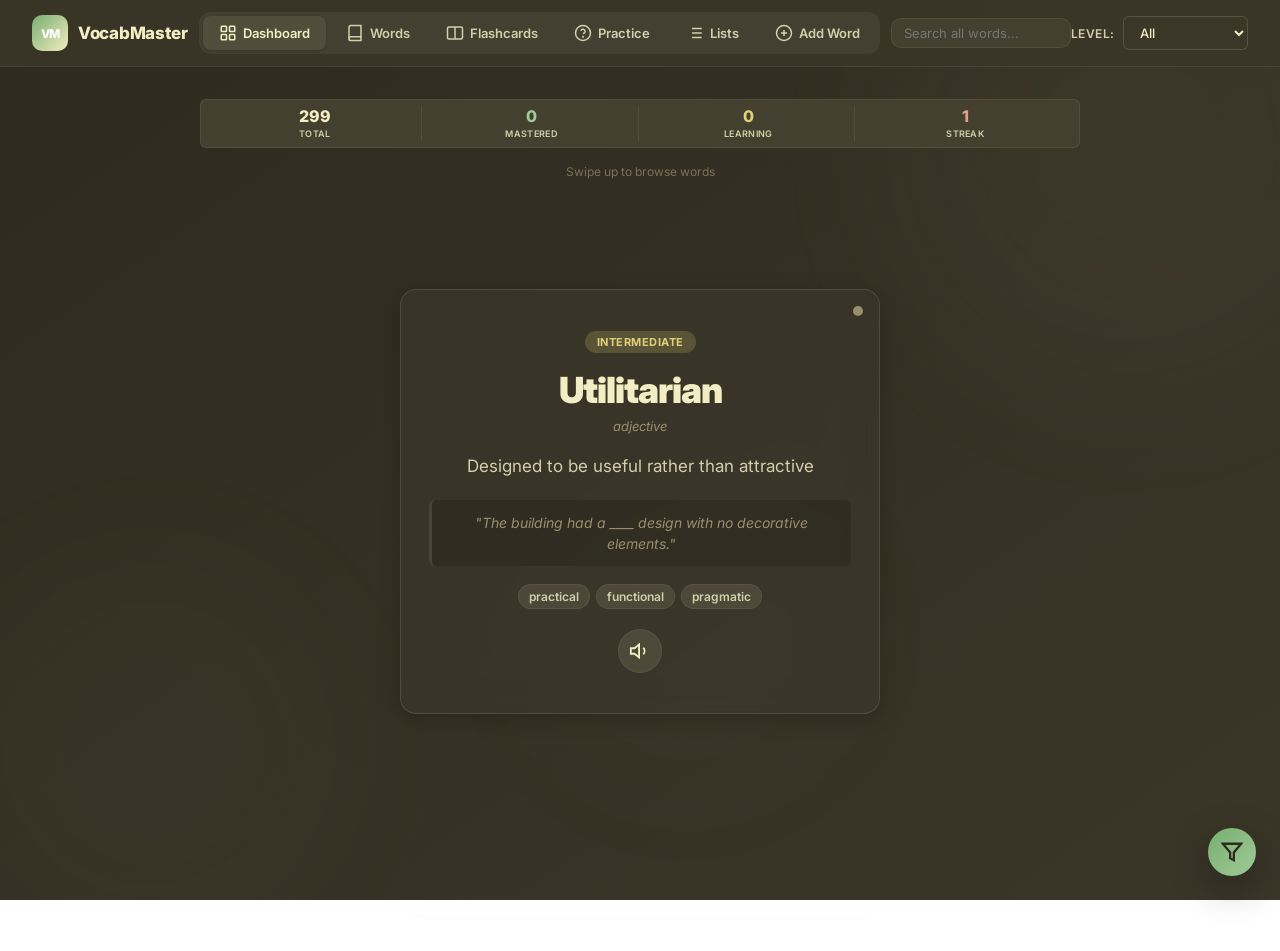
<file: index.html>
<!DOCTYPE html>
<html lang="en">
<head>
    <meta charset="UTF-8">
    <meta name="viewport" content="width=device-width, initial-scale=1.0, maximum-scale=1.0, user-scalable=no, viewport-fit=cover">
    <title>VocabMaster - Learn & Practice Words</title>

    <!-- PWA -->
    <link rel="manifest" href="manifest.json">
    <meta name="theme-color" content="#2e2a1e">
    <meta name="mobile-web-app-capable" content="yes">

    <!-- iOS -->
    <meta name="apple-mobile-web-app-capable" content="yes">
    <meta name="apple-mobile-web-app-status-bar-style" content="default">
    <meta name="apple-mobile-web-app-title" content="Vocab">
    <link rel="apple-touch-icon" href="icon.svg">

    <!-- Favicon -->
    <link rel="icon" type="image/svg+xml" href="icon.svg">

    <link rel="preconnect" href="https://fonts.googleapis.com" crossorigin>
    <link href="https://fonts.googleapis.com/css2?family=Inter:wght@400;500;600;700;800;900&display=swap" rel="stylesheet" media="print" onload="this.media='all'">
    <link rel="stylesheet" href="style.css">
    <style>
        /* Card speak button on flashcard */
        .card-speak-btn {
            position: absolute;
            top: 12px;
            left: 12px;
            background: transparent;
            border: none;
            cursor: pointer;
            color: var(--text-light);
            padding: 6px;
            border-radius: 50%;
            display: flex;
            align-items: center;
            justify-content: center;
            transition: color 0.2s, background 0.2s;
            z-index: 2;
        }
        .card-speak-btn:hover {
            color: var(--accent);
            background: rgba(255,255,255,0.06);
        }

        /* Global search */
        .global-search-wrap {
            position: relative;
        }
        .global-search-input {
            padding: 6px 12px;
            border-radius: var(--radius-sm, 8px);
            border: 1px solid var(--card-border, #3a3630);
            background: var(--card-bg, #2a2620);
            color: var(--text, #e8e0d0);
            font-size: 13px;
            font-family: inherit;
            width: 180px;
            outline: none;
            transition: border-color 0.2s;
        }
        .global-search-input:focus {
            border-color: var(--accent, #F2EDC2);
        }
        .global-search-results {
            position: absolute;
            top: 100%;
            left: 0;
            right: 0;
            min-width: 280px;
            background: var(--card-bg, #2a2620);
            backdrop-filter: blur(16px);
            -webkit-backdrop-filter: blur(16px);
            border: 1px solid var(--glass-border, rgba(255,255,255,0.08));
            border-radius: var(--radius-sm, 8px);
            max-height: 300px;
            overflow-y: auto;
            z-index: 60;
            box-shadow: var(--shadow-lg, 0 8px 30px rgba(0,0,0,0.3));
            display: none;
            margin-top: 4px;
        }
        .global-search-results.open {
            display: block;
        }
        .global-search-result {
            padding: 10px 14px;
            cursor: pointer;
            border-bottom: 1px solid var(--card-border, #3a3630);
            transition: background 0.15s;
        }
        .global-search-result:last-child {
            border-bottom: none;
        }
        .global-search-result:hover {
            background: var(--nav-hover-bg, rgba(255,255,255,0.05));
        }
        .global-search-result-word {
            font-weight: 700;
            font-size: 14px;
            color: var(--text, #e8e0d0);
        }
        .global-search-result-def {
            font-size: 12px;
            color: var(--text-secondary, #b0a880);
            margin-top: 2px;
            overflow: hidden;
            text-overflow: ellipsis;
            white-space: nowrap;
        }
        .global-search-result-badge {
            display: inline-block;
            padding: 1px 7px;
            border-radius: 99px;
            font-size: 10px;
            font-weight: 700;
            text-transform: uppercase;
            margin-left: 8px;
        }

        /* Custom lists */
        .list-card {
            background: var(--card-bg, #2a2620);
            border: 1px solid var(--card-border, #3a3630);
            border-radius: var(--radius-sm, 8px);
            padding: 16px 20px;
            margin-bottom: 10px;
            cursor: pointer;
            transition: background 0.15s, border-color 0.15s;
            display: flex;
            align-items: center;
            justify-content: space-between;
        }
        .list-card:hover {
            background: var(--nav-hover-bg, rgba(255,255,255,0.05));
            border-color: var(--accent, #F2EDC2);
        }
        .list-card-name {
            font-weight: 700;
            font-size: 16px;
            color: var(--text, #e8e0d0);
        }
        .list-card-count {
            font-size: 13px;
            color: var(--text-secondary, #b0a880);
            margin-top: 2px;
        }
        .list-card-actions {
            display: flex;
            gap: 8px;
        }
        .list-card-actions button {
            background: none;
            border: 1px solid var(--card-border, #3a3630);
            color: var(--text-light);
            cursor: pointer;
            padding: 4px 10px;
            border-radius: var(--radius-xs, 6px);
            font-size: 12px;
            font-family: inherit;
            transition: color 0.2s, border-color 0.2s;
        }
        .list-card-actions button:hover {
            color: var(--accent);
            border-color: var(--accent);
        }
        .list-card-actions button.delete-list-btn:hover {
            color: var(--error, #e06060);
            border-color: var(--error, #e06060);
        }
        .list-detail-word {
            display: flex;
            align-items: center;
            justify-content: space-between;
            padding: 10px 14px;
            border-bottom: 1px solid var(--card-border, #3a3630);
        }
        .list-detail-word:last-child { border-bottom: none; }
        .add-to-list-dropdown {
            margin-top: 12px;
            display: flex;
            gap: 8px;
            align-items: center;
        }
        .add-to-list-dropdown select {
            flex: 1;
            padding: 6px 10px;
            border-radius: var(--radius-xs, 6px);
            border: 1px solid var(--card-border, #3a3630);
            background: var(--card-bg, #2a2620);
            color: var(--text, #e8e0d0);
            font-size: 13px;
            font-family: inherit;
        }

        @media (max-width: 600px) {
            .global-search-input { width: 120px; }
            .global-search-results { min-width: 220px; }
        }
    </style>
</head>
<body>
    <div class="bg-blobs">
        <div class="blob blob-1"></div>
        <div class="blob blob-2"></div>
        <div class="blob blob-3"></div>
    </div>

    <div id="app">
        <!-- Top Navigation -->
        <header id="topbar">
            <div class="topbar-left">
                <div class="logo">
                    <div class="logo-icon">VM</div>
                    <span class="logo-text">VocabMaster</span>
                </div>
            </div>
            <nav class="topbar-nav">
                <button class="nav-tab active" data-page="dashboard">
                    <svg width="18" height="18" viewBox="0 0 24 24" fill="none" stroke="currentColor" stroke-width="2"><rect x="3" y="3" width="7" height="7" rx="1"/><rect x="14" y="3" width="7" height="7" rx="1"/><rect x="3" y="14" width="7" height="7" rx="1"/><rect x="14" y="14" width="7" height="7" rx="1"/></svg>
                    Dashboard
                </button>
                <button class="nav-tab" data-page="wordlist">
                    <svg width="18" height="18" viewBox="0 0 24 24" fill="none" stroke="currentColor" stroke-width="2"><path d="M4 19.5A2.5 2.5 0 0 1 6.5 17H20"/><path d="M6.5 2H20v20H6.5A2.5 2.5 0 0 1 4 19.5v-15A2.5 2.5 0 0 1 6.5 2z"/></svg>
                    Words
                </button>
                <button class="nav-tab" data-page="flashcards">
                    <svg width="18" height="18" viewBox="0 0 24 24" fill="none" stroke="currentColor" stroke-width="2"><rect x="2" y="4" width="20" height="16" rx="2"/><path d="M12 4v16"/></svg>
                    Flashcards
                </button>
                <button class="nav-tab" data-page="exercises">
                    <svg width="18" height="18" viewBox="0 0 24 24" fill="none" stroke="currentColor" stroke-width="2"><circle cx="12" cy="12" r="10"/><path d="M9.09 9a3 3 0 0 1 5.83 1c0 2-3 3-3 3"/><circle cx="12" cy="17" r=".5"/></svg>
                    Practice
                </button>
                <button class="nav-tab" data-page="lists">
                    <svg width="18" height="18" viewBox="0 0 24 24" fill="none" stroke="currentColor" stroke-width="2"><path d="M8 6h13"/><path d="M8 12h13"/><path d="M8 18h13"/><path d="M3 6h.01"/><path d="M3 12h.01"/><path d="M3 18h.01"/></svg>
                    Lists
                </button>
                <button class="nav-tab" data-page="addword">
                    <svg width="18" height="18" viewBox="0 0 24 24" fill="none" stroke="currentColor" stroke-width="2"><circle cx="12" cy="12" r="10"/><path d="M12 8v8"/><path d="M8 12h8"/></svg>
                    Add Word
                </button>
            </nav>
            <div class="topbar-right">
                <div class="global-search-wrap">
                    <input type="text" id="globalSearch" placeholder="Search all words..." class="global-search-input" oninput="handleGlobalSearch()" onfocus="handleGlobalSearch()">
                    <div id="globalSearchResults" class="global-search-results"></div>
                </div>
                <div class="level-filter-inline">
                    <label>Level:</label>
                    <select id="globalLevelFilter">
                        <option value="all">All</option>
                        <option value="beginner">Beginner</option>
                        <option value="intermediate">Intermediate</option>
                        <option value="advanced">Advanced</option>
                        <option value="expert">Expert</option>
                    </select>
                </div>
            </div>
        </header>

        <!-- Main Content -->
        <main id="content">
            <!-- Dashboard Page -->
            <section id="page-dashboard" class="page active">
                <style>
                    /* Dashboard compact stats bar */
                    .dash-stats-bar {
                        display: flex;
                        gap: 4px;
                        padding: 6px 8px;
                        background: var(--card-bg);
                        border-radius: var(--radius-xs);
                        border: 1px solid var(--card-border);
                        margin-bottom: 8px;
                        flex-shrink: 0;
                    }
                    .dash-stat-item {
                        flex: 1;
                        text-align: center;
                        padding: 2px 0;
                    }
                    .dash-stat-item:not(:last-child) {
                        border-right: 1px solid var(--card-border);
                    }
                    .dash-stat-num {
                        font-size: 16px;
                        font-weight: 800;
                        line-height: 1.1;
                        letter-spacing: -0.3px;
                    }
                    .dash-stat-label {
                        font-size: 9px;
                        color: var(--text-secondary);
                        font-weight: 600;
                        text-transform: uppercase;
                        letter-spacing: 0.3px;
                        margin-top: 2px;
                    }
                    .dash-stat-item:nth-child(1) .dash-stat-num { color: var(--stat-1); }
                    .dash-stat-item:nth-child(2) .dash-stat-num { color: var(--stat-2); }
                    .dash-stat-item:nth-child(3) .dash-stat-num { color: var(--stat-3); }
                    .dash-stat-item:nth-child(4) .dash-stat-num { color: var(--stat-4); }

                    /* Filter button */
                    .dash-filter-btn {
                        position: fixed;
                        bottom: 24px;
                        right: 24px;
                        z-index: 50;
                        width: 48px;
                        height: 48px;
                        border-radius: 50%;
                        background: linear-gradient(135deg, #79AE6F, #9FCB98);
                        border: none;
                        color: #2e2a1e;
                        cursor: pointer;
                        display: flex;
                        align-items: center;
                        justify-content: center;
                        box-shadow: var(--shadow-lg);
                        transition: transform 0.2s, box-shadow 0.2s;
                    }
                    .dash-filter-btn:hover {
                        transform: scale(1.1);
                        box-shadow: 0 8px 30px rgba(0,0,0,0.4);
                    }
                    .dash-filter-dropdown {
                        position: fixed;
                        bottom: 80px;
                        right: 24px;
                        z-index: 51;
                        background: var(--card-bg);
                        border: 1px solid var(--glass-border);
                        border-radius: var(--radius-sm);
                        padding: 8px 0;
                        box-shadow: var(--shadow-lg);
                        display: none;
                        min-width: 160px;
                    }
                    .dash-filter-dropdown.open {
                        display: block;
                    }
                    .dash-filter-option {
                        display: block;
                        width: 100%;
                        padding: 10px 18px;
                        background: none;
                        border: none;
                        color: var(--text);
                        font-size: 14px;
                        font-weight: 500;
                        text-align: left;
                        cursor: pointer;
                        font-family: inherit;
                        transition: background 0.15s;
                    }
                    .dash-filter-option:hover {
                        background: var(--nav-hover-bg);
                    }
                    .dash-filter-option.active {
                        color: var(--beginner);
                        font-weight: 700;
                    }

                    /* Word card scroll container */
                    .dash-card-scroll {
                        flex: 1;
                        overflow-y: auto;
                        scroll-snap-type: y mandatory;
                        -webkit-overflow-scrolling: touch;
                        scroll-behavior: smooth;
                    }
                    .dash-card-scroll::-webkit-scrollbar {
                        width: 4px;
                    }
                    .dash-card-scroll::-webkit-scrollbar-thumb {
                        background: var(--glass-border);
                        border-radius: 4px;
                    }

                    /* Individual word card */
                    .dash-word-card {
                        scroll-snap-align: start;
                        min-height: 70vh;
                        display: flex;
                        flex-direction: column;
                        align-items: center;
                        justify-content: center;
                        padding: 20px 16px;
                        text-align: center;
                    }
                    .dash-word-card-inner {
                        background: var(--glass);
                        backdrop-filter: blur(16px);
                        -webkit-backdrop-filter: blur(16px);
                        border: 1px solid var(--glass-border);
                        border-radius: var(--radius);
                        padding: 40px 28px;
                        max-width: 480px;
                        width: 100%;
                        box-shadow: var(--shadow-md);
                        position: relative;
                    }
                    .dash-card-level-badge {
                        display: inline-block;
                        padding: 4px 12px;
                        border-radius: 99px;
                        font-size: 11px;
                        font-weight: 700;
                        text-transform: uppercase;
                        letter-spacing: 0.5px;
                        margin-bottom: 16px;
                    }
                    .dash-card-level-badge.beginner { background: rgba(159,203,152,0.2); color: #9FCB98; }
                    .dash-card-level-badge.intermediate { background: rgba(224,208,122,0.2); color: #e0d07a; }
                    .dash-card-level-badge.advanced { background: rgba(224,136,106,0.2); color: #e0886a; }
                    .dash-card-level-badge.expert { background: rgba(192,154,224,0.2); color: #c09ae0; }

                    .dash-card-word {
                        font-size: 36px;
                        font-weight: 900;
                        color: var(--text);
                        letter-spacing: -1px;
                        margin-bottom: 6px;
                        line-height: 1.2;
                        word-break: break-word;
                    }
                    .dash-card-pos {
                        font-size: 13px;
                        color: var(--text-light);
                        font-style: italic;
                        margin-bottom: 20px;
                    }
                    .dash-card-definition {
                        font-size: 17px;
                        color: var(--text-secondary);
                        line-height: 1.5;
                        margin-bottom: 20px;
                    }
                    .dash-card-example {
                        font-size: 14px;
                        color: var(--text-light);
                        font-style: italic;
                        line-height: 1.5;
                        margin-bottom: 18px;
                        padding: 12px 16px;
                        background: rgba(0,0,0,0.15);
                        border-radius: var(--radius-xs);
                        border-left: 3px solid var(--glass-border);
                    }
                    .dash-card-synonyms {
                        display: flex;
                        flex-wrap: wrap;
                        gap: 6px;
                        justify-content: center;
                        margin-bottom: 20px;
                    }
                    .dash-card-synonym-tag {
                        padding: 4px 10px;
                        border-radius: 99px;
                        font-size: 12px;
                        font-weight: 600;
                        background: var(--accent-bg);
                        color: var(--text-secondary);
                        border: 1px solid var(--card-border);
                    }
                    .dash-card-speak-btn {
                        width: 44px;
                        height: 44px;
                        border-radius: 50%;
                        background: var(--accent-bg);
                        border: 1px solid var(--card-border);
                        color: var(--accent);
                        cursor: pointer;
                        display: flex;
                        align-items: center;
                        justify-content: center;
                        margin: 0 auto;
                        transition: background 0.2s, transform 0.15s;
                    }
                    .dash-card-speak-btn:hover {
                        background: rgba(242,237,194,0.18);
                        transform: scale(1.1);
                    }
                    .dash-card-status {
                        position: absolute;
                        top: 16px;
                        right: 16px;
                        width: 10px;
                        height: 10px;
                        border-radius: 50%;
                    }
                    .dash-card-status.new { background: var(--text-light); }
                    .dash-card-status.learning { background: var(--intermediate); }
                    .dash-card-status.mastered { background: var(--beginner); }

                    .dash-empty-msg {
                        min-height: calc(100vh - 200px);
                        display: flex;
                        align-items: center;
                        justify-content: center;
                        color: var(--text-light);
                        font-size: 16px;
                        scroll-snap-align: start;
                    }

                    .dash-scroll-hint {
                        text-align: center;
                        padding: 8px;
                        color: var(--text-light);
                        font-size: 12px;
                        flex-shrink: 0;
                        opacity: 0.7;
                    }

                    /* Make dashboard page a flex column to fill available space */
                    #page-dashboard.page.active {
                        display: flex;
                        flex-direction: column;
                        height: calc(100vh - 80px);
                        overflow: hidden;
                        padding-bottom: 0;
                    }

                    @media (max-width: 600px) {
                        .dash-stats-bar { gap: 2px; padding: 5px 6px; }
                        .dash-stat-num { font-size: 14px; }
                        .dash-stat-label { font-size: 8px; }
                        .dash-word-card { padding: 16px 10px; min-height: 65vh; }
                        .dash-word-card-inner { padding: 28px 18px; }
                        .dash-card-word { font-size: 28px; }
                        .dash-card-definition { font-size: 15px; }
                        .dash-filter-btn { bottom: 16px; right: 16px; }
                        .dash-filter-dropdown { bottom: 72px; right: 16px; }
                    }
                </style>

                <!-- Compact stats bar -->
                <div class="dash-stats-bar">
                    <div class="dash-stat-item">
                        <div class="dash-stat-num" id="totalWords">0</div>
                        <div class="dash-stat-label">Total</div>
                    </div>
                    <div class="dash-stat-item">
                        <div class="dash-stat-num" id="masteredWords">0</div>
                        <div class="dash-stat-label">Mastered</div>
                    </div>
                    <div class="dash-stat-item">
                        <div class="dash-stat-num" id="learningWords">0</div>
                        <div class="dash-stat-label">Learning</div>
                    </div>
                    <div class="dash-stat-item">
                        <div class="dash-stat-num" id="streakCount">0</div>
                        <div class="dash-stat-label">Streak</div>
                    </div>
                </div>

                <!-- Scroll hint -->
                <div class="dash-scroll-hint">Swipe up to browse words</div>

                <!-- Scrollable word card container -->
                <div class="dash-card-scroll" id="dashCardScroll">
                    <!-- Cards rendered by JS -->
                </div>

                <!-- Filter FAB -->
                <button class="dash-filter-btn" id="dashFilterBtn" onclick="toggleDashFilter()">
                    <svg width="22" height="22" viewBox="0 0 24 24" fill="none" stroke="currentColor" stroke-width="2.5"><polygon points="22 3 2 3 10 12.46 10 19 14 21 14 12.46 22 3"/></svg>
                </button>
                <div class="dash-filter-dropdown" id="dashFilterDropdown">
                    <button class="dash-filter-option active" data-level="all" onclick="setDashFilter('all')">All Levels</button>
                    <button class="dash-filter-option" data-level="beginner" onclick="setDashFilter('beginner')">Beginner</button>
                    <button class="dash-filter-option" data-level="intermediate" onclick="setDashFilter('intermediate')">Intermediate</button>
                    <button class="dash-filter-option" data-level="advanced" onclick="setDashFilter('advanced')">Advanced</button>
                    <button class="dash-filter-option" data-level="expert" onclick="setDashFilter('expert')">Expert</button>
                </div>

                <script>
                    let dashLevelFilter = 'all';

                    function toggleDashFilter() {
                        document.getElementById('dashFilterDropdown').classList.toggle('open');
                    }

                    function setDashFilter(level) {
                        dashLevelFilter = level;
                        document.querySelectorAll('.dash-filter-option').forEach(btn => {
                            btn.classList.toggle('active', btn.dataset.level === level);
                        });
                        document.getElementById('dashFilterDropdown').classList.remove('open');
                        renderDashCards();
                    }

                    // Close filter dropdown when clicking outside
                    document.addEventListener('click', function(e) {
                        if (!e.target.closest('#dashFilterBtn') && !e.target.closest('#dashFilterDropdown')) {
                            document.getElementById('dashFilterDropdown').classList.remove('open');
                        }
                    });

                    function speakWord(word) {
                        if ('speechSynthesis' in window) {
                            window.speechSynthesis.cancel();
                            const utterance = new SpeechSynthesisUtterance(word);
                            utterance.rate = 0.85;
                            utterance.pitch = 1;
                            window.speechSynthesis.speak(utterance);
                        }
                    }

                    let dashShuffled = [];
                    let dashLoaded = 0;
                    const DASH_BATCH = 10;

                    function renderDashCards() {
                        const container = document.getElementById('dashCardScroll');
                        if (!container) return;

                        let filtered = typeof words !== 'undefined' ? [...words] : [];
                        if (dashLevelFilter !== 'all') {
                            filtered = filtered.filter(w => w.level === dashLevelFilter);
                        }

                        if (filtered.length === 0) {
                            container.innerHTML = '<div class="dash-empty-msg">No words yet. Add some to get started!</div>';
                            return;
                        }

                        dashShuffled = filtered.sort(() => Math.random() - 0.5);
                        dashLoaded = 0;
                        container.innerHTML = '';
                        loadMoreDashCards();
                    }

                    function buildCardHTML(w) {
                        return `<div class="dash-word-card">
                            <div class="dash-word-card-inner">
                                <div class="dash-card-status ${w.status || 'new'}"></div>
                                <span class="dash-card-level-badge ${w.level}">${w.level}</span>
                                <div class="dash-card-word">${w.word}</div>
                                ${w.partOfSpeech ? `<div class="dash-card-pos">${w.partOfSpeech}</div>` : ''}
                                <div class="dash-card-definition">${w.definition}</div>
                                ${w.example ? `<div class="dash-card-example">"${w.example.replace(/_/g, '____')}"</div>` : ''}
                                ${w.synonyms && w.synonyms.length ? `<div class="dash-card-synonyms">${w.synonyms.map(s => `<span class="dash-card-synonym-tag">${s}</span>`).join('')}</div>` : ''}
                                <button class="dash-card-speak-btn" onclick="speakWord('${w.word.replace(/'/g, "\\'")}')" title="Listen">
                                    <svg width="22" height="22" viewBox="0 0 24 24" fill="none" stroke="currentColor" stroke-width="2"><polygon points="11 5 6 9 2 9 2 15 6 15 11 19 11 5"/><path d="M15.54 8.46a5 5 0 0 1 0 7.07"/></svg>
                                </button>
                            </div>
                        </div>`;
                    }

                    function loadMoreDashCards() {
                        const container = document.getElementById('dashCardScroll');
                        if (!container || dashLoaded >= dashShuffled.length) return;
                        const batch = dashShuffled.slice(dashLoaded, dashLoaded + DASH_BATCH);
                        container.insertAdjacentHTML('beforeend', batch.map(buildCardHTML).join(''));
                        dashLoaded += batch.length;
                    }

                    // Load more cards when scrolling near bottom
                    document.addEventListener('DOMContentLoaded', () => {
                        const sc = document.getElementById('dashCardScroll');
                        if (sc) sc.addEventListener('scroll', () => {
                            if (sc.scrollTop + sc.clientHeight > sc.scrollHeight - 400) loadMoreDashCards();
                        });
                    });

                    // Patch updateDashboard to also render cards
                    function patchDashboard() {
                        if (typeof updateDashboard === 'function' && !updateDashboard._patched) {
                            const orig = updateDashboard;
                            window.updateDashboard = function() {
                                orig();
                                renderDashCards();
                            };
                            window.updateDashboard._patched = true;
                            // Render cards now since init() already called updateDashboard before patch
                            renderDashCards();
                        }
                    }
                    // Patch after app.js loads and init() runs
                    window.addEventListener('load', patchDashboard);
                    // Also try on DOMContentLoaded with a small delay to catch init()
                    document.addEventListener('DOMContentLoaded', () => { setTimeout(patchDashboard, 50); });
                </script>
            </section>

            <!-- Word List Page -->
            <section id="page-wordlist" class="page">
                <div class="page-header">
                    <h1>Word List</h1>
                    <p class="page-subtitle">Browse and manage your vocabulary</p>
                </div>
                <div class="glass-card">
                    <div class="wordlist-controls">
                        <div class="search-wrap">
                            <svg class="search-icon" width="18" height="18" viewBox="0 0 24 24" fill="none" stroke="currentColor" stroke-width="2"><circle cx="11" cy="11" r="8"/><path d="m21 21-4.35-4.35"/></svg>
                            <input type="text" id="searchWords" placeholder="Search words..." class="search-input">
                        </div>
                        <button class="btn-outline" id="selectModeBtn" onclick="toggleSelectMode()">
                            <svg width="16" height="16" viewBox="0 0 24 24" fill="none" stroke="currentColor" stroke-width="2"><polyline points="9 11 12 14 22 4"/><path d="M21 12v7a2 2 0 0 1-2 2H5a2 2 0 0 1-2-2V5a2 2 0 0 1 2-2h11"/></svg>
                            Select
                        </button>
                        <select id="wordlistLevel">
                            <option value="all">All Levels</option>
                            <option value="beginner">Beginner</option>
                            <option value="intermediate">Intermediate</option>
                            <option value="advanced">Advanced</option>
                            <option value="expert">Expert</option>
                        </select>
                        <select id="wordlistStatus">
                            <option value="all">All Status</option>
                            <option value="new">New</option>
                            <option value="learning">Learning</option>
                            <option value="mastered">Mastered</option>
                        </select>
                        <select id="wordlistSort">
                            <option value="level">Sort: Level</option>
                            <option value="az">Sort: A-Z</option>
                            <option value="za">Sort: Z-A</option>
                            <option value="score">Sort: Score</option>
                            <option value="default">Sort: Added</option>
                        </select>
                        <select id="wordlistLetter">
                            <option value="all">All Letters</option>
                            <option value="A">A</option><option value="B">B</option><option value="C">C</option><option value="D">D</option><option value="E">E</option><option value="F">F</option><option value="G">G</option><option value="H">H</option><option value="I">I</option><option value="J">J</option><option value="K">K</option><option value="L">L</option><option value="M">M</option><option value="N">N</option><option value="O">O</option><option value="P">P</option><option value="Q">Q</option><option value="R">R</option><option value="S">S</option><option value="T">T</option><option value="U">U</option><option value="V">V</option><option value="W">W</option><option value="X">X</option><option value="Y">Y</option><option value="Z">Z</option>
                        </select>
                        <div style="display:flex;gap:6px;align-items:center;flex-wrap:wrap">
                            <select id="addFilteredToList" style="min-width:120px">
                                <option value="">Add all shown to list...</option>
                            </select>
                            <button class="btn-outline" style="font-size:12px;padding:6px 10px" onclick="addFilteredWordsToList()">Add All</button>
                        </div>
                    </div>
                    <div id="selectBar" class="select-bar hidden">
                        <span id="selectCount">0 selected</span>
                        <select id="bulkList">
                            <option value="">Add to List...</option>
                        </select>
                        <button class="btn-outline" onclick="bulkAddToList()">Add</button>
                        <select id="bulkLevel">
                            <option value="">Change Level...</option>
                            <option value="beginner">Beginner</option>
                            <option value="intermediate">Intermediate</option>
                            <option value="advanced">Advanced</option>
                            <option value="expert">Expert</option>
                        </select>
                        <button class="btn-outline" onclick="bulkChangeLevel()">Apply</button>
                        <button class="btn-outline" style="color:var(--error)" onclick="bulkDelete()">Delete</button>
                    </div>
                    <div id="wordlistContainer" class="wordlist-container"></div>
                </div>
            </section>

            <!-- Flashcards Page -->
            <section id="page-flashcards" class="page">
                <div class="page-header">
                    <h1>Flashcards</h1>
                    <p class="page-subtitle">Flip to reveal definitions - use arrow keys or click</p>
                </div>
                <div class="flashcard-area">
                    <button class="fullscreen-close-btn" onclick="toggleFullscreen()" title="Exit fullscreen">
                        <svg width="20" height="20" viewBox="0 0 24 24" fill="none" stroke="currentColor" stroke-width="2"><line x1="18" y1="6" x2="6" y2="18"/><line x1="6" y1="6" x2="18" y2="18"/></svg>
                    </button>
                    <div id="flashcard" class="flashcard" onclick="flipCard()">
                        <div class="flashcard-inner">
                            <div class="flashcard-front">
                                <div class="card-level-badge" id="cardLevel"></div>
                                <div class="card-word" id="cardWord">Start</div>
                                <button class="card-speak-btn" onclick="event.stopPropagation(); pronounceWord(document.getElementById('cardWord').textContent)">
                                    <svg width="18" height="18" viewBox="0 0 24 24" fill="none" stroke="currentColor" stroke-width="2"><polygon points="11 5 6 9 2 9 2 15 6 15 11 19 11 5"/><path d="M19.07 4.93a10 10 0 0 1 0 14.14"/><path d="M15.54 8.46a5 5 0 0 1 0 7.07"/></svg>
                                </button>
                                <div class="card-hint">Click to flip</div>
                            </div>
                            <div class="flashcard-back">
                                <div class="card-definition" id="cardDefinition"></div>
                                <div class="card-example" id="cardExample"></div>
                                <div class="card-synonym" id="cardSynonym"></div>
                            </div>
                        </div>
                    </div>
                    <div class="flashcard-nav">
                        <button id="prevCard" class="btn-circle" onclick="prevFlashcard()">
                            <svg width="20" height="20" viewBox="0 0 24 24" fill="none" stroke="currentColor" stroke-width="2"><polyline points="15 18 9 12 15 6"/></svg>
                        </button>
                        <span id="cardCounter">0 / 0</span>
                        <button id="nextCard" class="btn-circle" onclick="nextFlashcard()">
                            <svg width="20" height="20" viewBox="0 0 24 24" fill="none" stroke="currentColor" stroke-width="2"><polyline points="9 18 15 12 9 6"/></svg>
                        </button>
                    </div>
                    <div class="flashcard-rating">
                        <span>How well did you know this?</span>
                        <div class="rating-buttons">
                            <button class="rate-btn rate-bad" onclick="rateCard('bad')">Didn't know</button>
                            <button class="rate-btn rate-ok" onclick="rateCard('ok')">Somewhat</button>
                            <button class="rate-btn rate-good" onclick="rateCard('good')">Knew it!</button>
                        </div>
                    </div>
                    <div class="flashcard-controls" style="flex-wrap:wrap;margin-top:20px;">
                        <select id="flashcardLevel">
                            <option value="all">All Levels</option>
                            <option value="beginner">Beginner</option>
                            <option value="intermediate">Intermediate</option>
                            <option value="advanced">Advanced</option>
                            <option value="expert">Expert</option>
                        </select>
                        <select id="flashcardStatus">
                            <option value="all">All Status</option>
                            <option value="new">New</option>
                            <option value="learning">Learning</option>
                            <option value="mastered">Mastered</option>
                        </select>
                        <select id="flashcardList">
                            <option value="all">All Words</option>
                        </select>
                        <select id="flashcardLetter">
                            <option value="all">All Letters</option>
                            <option value="A">A</option><option value="B">B</option><option value="C">C</option><option value="D">D</option><option value="E">E</option><option value="F">F</option><option value="G">G</option><option value="H">H</option><option value="I">I</option><option value="J">J</option><option value="K">K</option><option value="L">L</option><option value="M">M</option><option value="N">N</option><option value="O">O</option><option value="P">P</option><option value="Q">Q</option><option value="R">R</option><option value="S">S</option><option value="T">T</option><option value="U">U</option><option value="V">V</option><option value="W">W</option><option value="X">X</option><option value="Y">Y</option><option value="Z">Z</option>
                        </select>
                        <button id="defFirstBtn" class="btn-outline" onclick="toggleDefFirst()">Definition First</button>
                        <button id="shuffleCards" class="btn-outline">
                            <svg width="16" height="16" viewBox="0 0 24 24" fill="none" stroke="currentColor" stroke-width="2"><polyline points="16 3 21 3 21 8"/><line x1="4" y1="20" x2="21" y2="3"/><polyline points="21 16 21 21 16 21"/><line x1="15" y1="15" x2="21" y2="21"/><line x1="4" y1="4" x2="9" y2="9"/></svg>
                            Shuffle
                        </button>
                        <button id="fullscreenBtn" class="btn-outline" onclick="toggleFullscreen()">
                            <svg width="16" height="16" viewBox="0 0 24 24" fill="none" stroke="currentColor" stroke-width="2"><polyline points="15 3 21 3 21 9"/><polyline points="9 21 3 21 3 15"/><line x1="21" y1="3" x2="14" y2="10"/><line x1="3" y1="21" x2="10" y2="14"/></svg>
                            Fullscreen
                        </button>
                    </div>
                </div>
                <div class="glass-card deck-list-card" style="margin-top:20px">
                    <div style="display:flex;justify-content:space-between;align-items:center;margin-bottom:12px">
                        <h2 style="margin:0" id="deckListTitle">Words in deck</h2>
                        <span style="font-size:13px;color:var(--text-secondary)" id="deckListCount"></span>
                    </div>
                    <div id="deckWordList" style="display:grid;gap:4px;max-height:300px;overflow-y:auto"></div>
                </div>
            </section>

            <!-- Exercises Page -->
            <section id="page-exercises" class="page">
                <div class="page-header">
                    <h1>Practice</h1>
                    <p class="page-subtitle">Test your knowledge with different exercises</p>
                </div>
                <style>
                    .exercise-filters {
                        display: flex;
                        flex-wrap: wrap;
                        gap: 8px;
                        margin-bottom: 16px;
                    }
                    .exercise-filters select {
                        flex: 1 1 auto;
                        min-width: 140px;
                        padding: 8px 12px;
                        border-radius: var(--radius-sm, 8px);
                        border: 1px solid var(--card-border, #3a3630);
                        background: var(--card-bg, #2a2620);
                        color: var(--text, #e8e0d0);
                        font-size: 0.875rem;
                        font-family: inherit;
                        cursor: pointer;
                    }
                    @media (max-width: 600px) {
                        .exercise-filters select {
                            flex: 1 1 calc(50% - 4px);
                            min-width: 0;
                        }
                    }
                </style>
                <div class="exercise-filters">
                    <select id="exerciseLevel">
                        <option value="all">All Levels</option>
                        <option value="beginner">Beginner</option>
                        <option value="intermediate">Intermediate</option>
                        <option value="advanced">Advanced</option>
                        <option value="expert">Expert</option>
                    </select>
                    <select id="exerciseStatus">
                        <option value="all">All Status</option>
                        <option value="new">New</option>
                        <option value="learning">Learning</option>
                        <option value="mastered">Mastered</option>
                    </select>
                    <select id="exerciseList">
                        <option value="all">All Words</option>
                    </select>
                    <select id="exerciseLetter">
                        <option value="all">All Letters</option>
                        <option value="A">A</option><option value="B">B</option><option value="C">C</option><option value="D">D</option><option value="E">E</option><option value="F">F</option><option value="G">G</option><option value="H">H</option><option value="I">I</option><option value="J">J</option><option value="K">K</option><option value="L">L</option><option value="M">M</option><option value="N">N</option><option value="O">O</option><option value="P">P</option><option value="Q">Q</option><option value="R">R</option><option value="S">S</option><option value="T">T</option><option value="U">U</option><option value="V">V</option><option value="W">W</option><option value="X">X</option><option value="Y">Y</option><option value="Z">Z</option>
                    </select>
                </div>
                <button class="btn-outline" style="width:100%;margin-bottom:14px;padding:12px;justify-content:center;display:flex;gap:8px;font-size:14px;font-weight:700" onclick="reviewWeakest()">
                    <svg width="18" height="18" viewBox="0 0 24 24" fill="none" stroke="currentColor" stroke-width="2"><path d="M13 2L3 14h9l-1 8 10-12h-9l1-8z"/></svg>
                    Review Weakest Words
                </button>
                <div class="exercise-selector">
                    <div class="exercise-type-card" onclick="startExercise('multiple-choice')">
                        <div class="exercise-icon-wrap exercise-mc">
                            <svg width="32" height="32" viewBox="0 0 24 24" fill="none" stroke="currentColor" stroke-width="2"><polyline points="9 11 12 14 22 4"/><path d="M21 12v7a2 2 0 0 1-2 2H5a2 2 0 0 1-2-2V5a2 2 0 0 1 2-2h11"/></svg>
                        </div>
                        <h3>Multiple Choice</h3>
                        <p>Pick the correct definition</p>
                    </div>
                    <div class="exercise-type-card" onclick="startExercise('fill-blank')">
                        <div class="exercise-icon-wrap exercise-fill">
                            <svg width="32" height="32" viewBox="0 0 24 24" fill="none" stroke="currentColor" stroke-width="2"><path d="M11 4H4a2 2 0 0 0-2 2v14a2 2 0 0 0 2 2h14a2 2 0 0 0 2-2v-7"/><path d="M18.5 2.5a2.121 2.121 0 0 1 3 3L12 15l-4 1 1-4 9.5-9.5z"/></svg>
                        </div>
                        <h3>Fill in the Blank</h3>
                        <p>Type the missing word</p>
                    </div>
                    <div class="exercise-type-card" onclick="startExercise('matching')">
                        <div class="exercise-icon-wrap exercise-match">
                            <svg width="32" height="32" viewBox="0 0 24 24" fill="none" stroke="currentColor" stroke-width="2"><line x1="18" y1="20" x2="18" y2="10"/><line x1="12" y1="20" x2="12" y2="4"/><line x1="6" y1="20" x2="6" y2="14"/></svg>
                        </div>
                        <h3>Matching</h3>
                        <p>Match words to definitions</p>
                    </div>
                    <div class="exercise-type-card" onclick="startExercise('spelling')">
                        <div class="exercise-icon-wrap exercise-spell">
                            <svg width="32" height="32" viewBox="0 0 24 24" fill="none" stroke="currentColor" stroke-width="2"><polyline points="4 7 4 4 20 4 20 7"/><line x1="9" y1="20" x2="15" y2="20"/><line x1="12" y1="4" x2="12" y2="20"/></svg>
                        </div>
                        <h3>Spelling</h3>
                        <p>Spell the word from its definition</p>
                    </div>
                    <div class="exercise-type-card" onclick="startExercise('synonym-match')">
                        <div class="exercise-icon-wrap exercise-synonym">
                            <svg width="32" height="32" viewBox="0 0 24 24" fill="none" stroke="currentColor" stroke-width="2"><circle cx="18" cy="5" r="3"/><circle cx="6" cy="12" r="3"/><circle cx="18" cy="19" r="3"/><line x1="8.59" y1="13.51" x2="15.42" y2="17.49"/><line x1="15.41" y1="6.51" x2="8.59" y2="10.49"/></svg>
                        </div>
                        <h3>Synonym Match</h3>
                        <p>Pick the synonym for each word</p>
                    </div>
                    <div class="exercise-type-card" onclick="startExercise('meaning-match')">
                        <div class="exercise-icon-wrap exercise-meaning">
                            <svg width="32" height="32" viewBox="0 0 24 24" fill="none" stroke="currentColor" stroke-width="2"><path d="M4 19.5A2.5 2.5 0 0 1 6.5 17H20"/><path d="M6.5 2H20v20H6.5A2.5 2.5 0 0 1 4 19.5v-15A2.5 2.5 0 0 1 6.5 2z"/><line x1="8" y1="7" x2="16" y2="7"/><line x1="8" y1="11" x2="14" y2="11"/></svg>
                        </div>
                        <h3>Meaning Match</h3>
                        <p>Match a definition to its word</p>
                    </div>
                    <div class="exercise-type-card" onclick="startExercise('true-false')">
                        <div class="exercise-icon-wrap" style="background:rgba(120,200,154,0.15);color:#78c89a">
                            <svg width="32" height="32" viewBox="0 0 24 24" fill="none" stroke="currentColor" stroke-width="2"><path d="M22 11.08V12a10 10 0 1 1-5.93-9.14"/><polyline points="22 4 12 14.01 9 11.01"/></svg>
                        </div>
                        <h3>True or False</h3>
                        <p>Is this the right definition?</p>
                    </div>
                    <div class="exercise-type-card" onclick="startExercise('example-fill')">
                        <div class="exercise-icon-wrap" style="background:rgba(232,160,80,0.15);color:#e8a050">
                            <svg width="32" height="32" viewBox="0 0 24 24" fill="none" stroke="currentColor" stroke-width="2"><path d="M21 15a2 2 0 0 1-2 2H7l-4 4V5a2 2 0 0 1 2-2h14a2 2 0 0 1 2 2z"/></svg>
                        </div>
                        <h3>Context Clues</h3>
                        <p>Pick the word that fits the sentence</p>
                    </div>
                    <div class="exercise-type-card" onclick="startExercise('antonym-pick')">
                        <div class="exercise-icon-wrap" style="background:rgba(240,112,100,0.15);color:#f08070">
                            <svg width="32" height="32" viewBox="0 0 24 24" fill="none" stroke="currentColor" stroke-width="2"><line x1="18" y1="6" x2="6" y2="18"/><line x1="6" y1="6" x2="18" y2="18"/></svg>
                        </div>
                        <h3>Odd One Out</h3>
                        <p>Pick the word that doesn't belong</p>
                    </div>
                    <div class="exercise-type-card" onclick="startExercise('word-scramble')">
                        <div class="exercise-icon-wrap" style="background:rgba(165,139,232,0.15);color:#a58be8">
                            <svg width="32" height="32" viewBox="0 0 24 24" fill="none" stroke="currentColor" stroke-width="2"><polyline points="16 3 21 3 21 8"/><line x1="4" y1="20" x2="21" y2="3"/><polyline points="21 16 21 21 16 21"/><line x1="15" y1="15" x2="21" y2="21"/><line x1="4" y1="4" x2="9" y2="9"/></svg>
                        </div>
                        <h3>Word Scramble</h3>
                        <p>Unscramble the letters</p>
                    </div>
                    <div class="exercise-type-card" onclick="startExercise('speed-round')">
                        <div class="exercise-icon-wrap" style="background:rgba(232,196,90,0.15);color:#e8c45a">
                            <svg width="32" height="32" viewBox="0 0 24 24" fill="none" stroke="currentColor" stroke-width="2"><circle cx="12" cy="12" r="10"/><polyline points="12 6 12 12 16 14"/></svg>
                        </div>
                        <h3>Speed Round</h3>
                        <p>Answer as many as you can in 60s</p>
                    </div>
                    <div class="exercise-type-card" onclick="startExercise('first-letter')">
                        <div class="exercise-icon-wrap" style="background:rgba(159,203,152,0.15);color:#9FCB98">
                            <svg width="32" height="32" viewBox="0 0 24 24" fill="none" stroke="currentColor" stroke-width="2"><path d="M1 12s4-8 11-8 11 8 11 8-4 8-11 8-11-8-11-8z"/><circle cx="12" cy="12" r="3"/></svg>
                        </div>
                        <h3>First Letter</h3>
                        <p>Given the definition and first letter, type the word</p>
                    </div>
                    <div class="exercise-type-card" onclick="startExercise('category-sort')">
                        <div class="exercise-icon-wrap" style="background:rgba(242,237,194,0.15);color:#F2EDC2">
                            <svg width="32" height="32" viewBox="0 0 24 24" fill="none" stroke="currentColor" stroke-width="2"><rect x="3" y="3" width="7" height="7"/><rect x="14" y="3" width="7" height="7"/><rect x="3" y="14" width="7" height="7"/><rect x="14" y="14" width="7" height="7"/></svg>
                        </div>
                        <h3>Category Sort</h3>
                        <p>What category do these words share?</p>
                    </div>
                    <div class="exercise-type-card" onclick="startExercise('definition-write')">
                        <div class="exercise-icon-wrap" style="background:rgba(121,174,111,0.15);color:#79AE6F">
                            <svg width="32" height="32" viewBox="0 0 24 24" fill="none" stroke="currentColor" stroke-width="2"><path d="M11 4H4a2 2 0 0 0-2 2v14a2 2 0 0 0 2 2h14a2 2 0 0 0 2-2v-7"/><path d="M18.5 2.5a2.121 2.121 0 0 1 3 3L12 15l-4 1 1-4 9.5-9.5z"/></svg>
                        </div>
                        <h3>Write the Definition</h3>
                        <p>Write what the word means in your own words</p>
                    </div>
                    <div class="exercise-type-card" onclick="startExercise('origin-guess')">
                        <div class="exercise-icon-wrap" style="background:rgba(224,136,106,0.15);color:#e0886a">
                            <svg width="32" height="32" viewBox="0 0 24 24" fill="none" stroke="currentColor" stroke-width="2"><circle cx="12" cy="12" r="10"/><line x1="2" y1="12" x2="22" y2="12"/><path d="M12 2a15.3 15.3 0 0 1 4 10 15.3 15.3 0 0 1-4 10 15.3 15.3 0 0 1-4-10 15.3 15.3 0 0 1 4-10z"/></svg>
                        </div>
                        <h3>Guess the Origin</h3>
                        <p>Which language does this word come from?</p>
                    </div>
                    <div class="exercise-type-card" onclick="startExercise('word-chain')">
                        <div class="exercise-icon-wrap" style="background:rgba(192,154,224,0.15);color:#c09ae0">
                            <svg width="32" height="32" viewBox="0 0 24 24" fill="none" stroke="currentColor" stroke-width="2"><path d="M10 13a5 5 0 0 0 7.54.54l3-3a5 5 0 0 0-7.07-7.07l-1.72 1.71"/><path d="M14 11a5 5 0 0 0-7.54-.54l-3 3a5 5 0 0 0 7.07 7.07l1.71-1.71"/></svg>
                        </div>
                        <h3>Word Chain</h3>
                        <p>Type 5 words in a row from their definitions</p>
                    </div>
                </div>
                <div id="exerciseArea" class="exercise-area hidden">
                    <div class="exercise-header">
                        <h2 id="exerciseTitle"></h2>
                        <div class="exercise-progress">
                            <span id="exerciseScore">Score: 0/0</span>
                            <button class="btn-outline" onclick="endExercise()">End</button>
                        </div>
                    </div>
                    <div id="exerciseContent" class="exercise-content"></div>
                </div>
            </section>

            <!-- Custom Lists Page -->
            <section id="page-lists" class="page">
                <div class="page-header">
                    <h1>Custom Lists</h1>
                    <p class="page-subtitle">Create and manage word collections</p>
                </div>
                <div style="display:flex;gap:10px;margin-bottom:16px">
                    <input type="text" id="newListName" placeholder="New list name..." style="flex:1" class="search-input">
                    <button class="btn-primary" onclick="createList()">Create List</button>
                </div>
                <div id="listsContainer"></div>
            </section>

            <!-- Add Word Page -->
            <section id="page-addword" class="page">
                <div class="page-header">
                    <h1>Add New Word</h1>
                    <p class="page-subtitle">Expand your vocabulary collection</p>
                </div>
                <div class="add-page-grid">
                    <div class="glass-card">
                        <form id="addWordForm" class="add-word-form">
                            <div class="form-row">
                                <div class="form-group">
                                    <label for="newWord">Word *</label>
                                    <input type="text" id="newWord" required placeholder="Enter the word">
                                </div>
                                <div class="form-group">
                                    <label for="newLevel">Level *</label>
                                    <select id="newLevel" required>
                                        <option value="beginner">Beginner</option>
                                        <option value="intermediate">Intermediate</option>
                                        <option value="advanced">Advanced</option>
                                        <option value="expert">Expert</option>
                                    </select>
                                </div>
                            </div>
                            <div class="form-group">
                                <label for="newDefinition">Definition *</label>
                                <textarea id="newDefinition" required placeholder="Enter the definition"></textarea>
                            </div>
                            <div class="form-group">
                                <label for="newExample">Example Sentence</label>
                                <textarea id="newExample" placeholder='Use the word in a sentence (use "_" for blank)'></textarea>
                            </div>
                            <div class="form-row">
                                <div class="form-group">
                                    <label for="newSynonyms">Synonyms</label>
                                    <input type="text" id="newSynonyms" placeholder="Comma separated">
                                </div>
                                <div class="form-group">
                                    <label for="newPartOfSpeech">Part of Speech</label>
                                    <select id="newPartOfSpeech">
                                        <option value="">Select...</option>
                                        <option value="noun">Noun</option>
                                        <option value="verb">Verb</option>
                                        <option value="adjective">Adjective</option>
                                        <option value="adverb">Adverb</option>
                                        <option value="preposition">Preposition</option>
                                        <option value="conjunction">Conjunction</option>
                                        <option value="interjection">Interjection</option>
                                    </select>
                                </div>
                            </div>
                            <button type="submit" class="btn-primary">Add Word</button>
                            <div id="addWordFeedback" class="feedback-msg"></div>
                        </form>
                    </div>
                    <div class="glass-card bulk-add">
                        <h2>Bulk Import</h2>
                        <p>Paste words in format: <code>word | definition | example | synonyms | level</code> (one per line)</p>
                        <textarea id="bulkImport" rows="6" placeholder="ephemeral | lasting a short time | The beauty was ephemeral_ | fleeting, transient | advanced"></textarea>
                        <button class="btn-outline" onclick="bulkAddWords()">Import Words</button>
                    </div>
                    <div class="glass-card import-preview">
                        <h2>Export / Import</h2>
                        <div style="display:flex;gap:8px;flex-wrap:wrap;margin-bottom:12px">
                            <button class="btn-outline" onclick="exportPipe()">Export All Words</button>
                            <button class="btn-outline" onclick="exportJSON()">Export JSON</button>
                            <label class="btn-outline" style="cursor:pointer;display:inline-flex;align-items:center;gap:6px">
                                <svg width="16" height="16" viewBox="0 0 24 24" fill="none" stroke="currentColor" stroke-width="2"><path d="M21 15v4a2 2 0 0 1-2 2H5a2 2 0 0 1-2-2v-4"/><polyline points="17 8 12 3 7 8"/><line x1="12" y1="3" x2="12" y2="15"/></svg>
                                Import File
                                <input type="file" accept=".txt,.json,.csv" onchange="importFile(event)" style="display:none">
                            </label>
                        </div>
                        <p style="font-size:12px;color:var(--text-light);margin-bottom:12px">Import supports .txt (pipe format), .json, .csv, Quizlet (.txt), or Anki (.txt) files</p>
                        <div style="margin-top:8px">
                            <h3 style="font-size:14px;margin-bottom:6px;color:var(--text-secondary)">Import from Quizlet or Anki</h3>
                            <p style="font-size:12px;color:var(--text-light);margin-bottom:8px">Paste exported text below. Quizlet: tab-separated (term&#9;definition). Anki: tab or semicolon separated.</p>
                            <textarea id="quizletAnkiImport" rows="4" placeholder="term&#9;definition&#10;word&#9;meaning" style="width:100%;padding:10px;background:var(--input-bg);border:1px solid var(--input-border);border-radius:var(--radius-xs);color:var(--text);font-size:13px;font-family:monospace;resize:vertical"></textarea>
                            <button class="btn-outline" style="margin-top:8px" onclick="importQuizletAnki()">Import</button>
                        </div>
                    </div>
                </div>
            </section>
        </main>
    </div>

    <script src="words-data.js"></script>
    <script src="app.js"></script>
    <script src="words-detail.js" defer></script>
    <script>
        if ('serviceWorker' in navigator) {
            navigator.serviceWorker.register('sw.js');
        }
    </script>
</body>
</html>
</file>
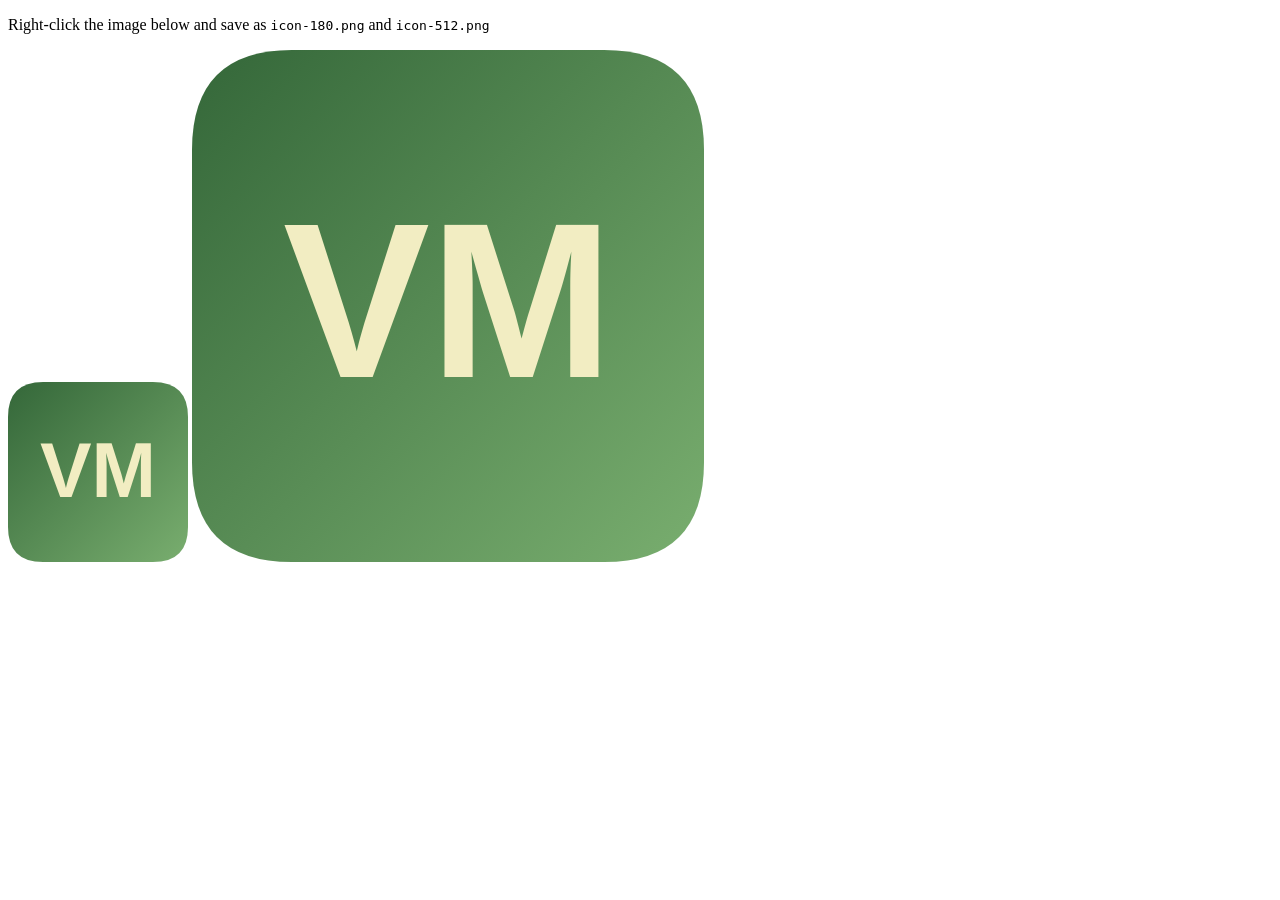
<file: generate-icon.html>
<!DOCTYPE html>
<html>
<head><title>Generate Icon</title></head>
<body>
<p>Right-click the image below and save as <code>icon-180.png</code> and <code>icon-512.png</code></p>
<canvas id="c180" width="180" height="180"></canvas>
<canvas id="c512" width="512" height="512"></canvas>
<script>
function draw(canvas) {
    const s = canvas.width;
    const ctx = canvas.getContext('2d');
    const r = s * 0.195;

    // Rounded rect with gradient
    const grad = ctx.createLinearGradient(0, 0, s, s);
    grad.addColorStop(0, '#346739');
    grad.addColorStop(1, '#79AE6F');

    ctx.beginPath();
    ctx.moveTo(r, 0);
    ctx.lineTo(s - r, 0);
    ctx.quadraticCurveTo(s, 0, s, r);
    ctx.lineTo(s, s - r);
    ctx.quadraticCurveTo(s, s, s - r, s);
    ctx.lineTo(r, s);
    ctx.quadraticCurveTo(0, s, 0, s - r);
    ctx.lineTo(0, r);
    ctx.quadraticCurveTo(0, 0, r, 0);
    ctx.closePath();
    ctx.fillStyle = grad;
    ctx.fill();

    // Text
    ctx.fillStyle = '#F2EDC2';
    ctx.font = `bold ${s * 0.43}px 'Segoe UI', Arial, sans-serif`;
    ctx.textAlign = 'center';
    ctx.textBaseline = 'middle';
    ctx.fillText('VM', s / 2, s / 2 + s * 0.02);
}
draw(document.getElementById('c180'));
draw(document.getElementById('c512'));
</script>
</body>
</html>
</file>
<file: style.css>
* {
    margin: 0;
    padding: 0;
    box-sizing: border-box;
}

:root {
    --radius: 16px;
    --radius-sm: 10px;
    --radius-xs: 6px;
    --success: #16a34a;
    --error: #dc2626;
    --warning: #ca8a04;
}

/* Palette: #346739 #79AE6F #9FCB98 #F2EDC2 */
:root {
    --bg: #3a3628;
    --bg-warm: #433e30;
    --glass: rgba(60, 56, 44, 0.65);
    --glass-border: rgba(242, 237, 194, 0.12);
    --text: #F2EDC2;
    --text-secondary: #d4cfaa;
    --text-light: #998f6e;
    --accent: #F2EDC2;
    --accent-light: #f7f4d8;
    --accent-bg: rgba(242, 237, 194, 0.1);
    --topbar-bg: rgba(58, 54, 40, 0.92);
    --topbar-border: rgba(242, 237, 194, 0.08);
    --card-bg: #44402f;
    --card-border: rgba(242, 237, 194, 0.08);
    --input-bg: #3a3628;
    --input-border: rgba(242, 237, 194, 0.15);
    --tab-bg: rgba(242, 237, 194, 0.06);
    --tab-active-bg: #524d3a;
    --nav-hover-bg: rgba(242, 237, 194, 0.07);
    --beginner: #9FCB98;
    --intermediate: #e0d07a;
    --advanced: #e0886a;
    --expert: #c09ae0;
    --shadow-sm: 0 1px 3px rgba(0,0,0,0.18);
    --shadow-md: 0 4px 20px rgba(0,0,0,0.22);
    --shadow-lg: 0 12px 40px rgba(0,0,0,0.32);
    --blob-1: rgba(242, 237, 194, 0.1);
    --blob-2: rgba(220, 214, 170, 0.08);
    --blob-3: rgba(159, 203, 152, 0.06);
    --stat-1-bg: rgba(242, 237, 194, 0.12); --stat-1: #F2EDC2;
    --stat-2-bg: rgba(159, 203, 152, 0.14); --stat-2: #9FCB98;
    --stat-3-bg: rgba(224, 208, 122, 0.12); --stat-3: #e0d07a;
    --stat-4-bg: rgba(224, 136, 106, 0.12); --stat-4: #e0a08a;
    --flashcard-front: #44402f;
    --flashcard-back: linear-gradient(145deg, #4d4835, #44402f);
    --flashcard-back-border: rgba(242, 237, 194, 0.15);
    --exercise-1: rgba(242, 237, 194, 0.12); --exercise-1-c: #F2EDC2;
    --exercise-2: rgba(159, 203, 152, 0.14); --exercise-2-c: #9FCB98;
    --exercise-3: rgba(224, 208, 122, 0.12); --exercise-3-c: #e0d07a;
    --exercise-4: rgba(121, 174, 111, 0.14); --exercise-4-c: #79AE6F;
    --badge-beginner-bg: rgba(159, 203, 152, 0.2);
    --badge-intermediate-bg: rgba(242, 237, 194, 0.18);
    --badge-advanced-bg: rgba(224, 136, 106, 0.2);
    --badge-expert-bg: rgba(192, 154, 224, 0.2);
    --badge-new-bg: rgba(242, 237, 194, 0.15); --badge-new-c: #F2EDC2;
    --badge-learning-bg: rgba(242, 237, 194, 0.15);
    --badge-mastered-bg: rgba(159, 203, 152, 0.2);
    --mc-question-bg: rgba(242, 237, 194, 0.05);
}

body {
    font-family: 'Inter', system-ui, -apple-system, sans-serif;
    background: linear-gradient(145deg, #2e2a1e, #3a3628, #2d3328, #3a3628, #342e22);
    background-size: 400% 400%;
    background-attachment: fixed;
    color: var(--text);
    min-height: 100vh;
    overflow-x: hidden;
    position: relative;
    animation: bgShift 25s ease-in-out infinite;
}

@keyframes bgShift {
    0%, 100% { background-position: 0% 0%; }
    25% { background-position: 100% 50%; }
    50% { background-position: 50% 100%; }
    75% { background-position: 0% 50%; }
}

/* Animated background blobs */
.bg-blobs {
    position: fixed;
    top: 0;
    left: 0;
    width: 100%;
    height: 100%;
    z-index: 0;
    pointer-events: none;
    overflow: hidden;
}

.blob {
    position: absolute;
    border-radius: 50%;
    filter: blur(80px);
    opacity: 0.35;
    animation: float 20s ease-in-out infinite;
}

.blob-1 {
    width: 500px;
    height: 500px;
    background: var(--blob-1);
    top: -100px;
    right: -100px;
    animation-delay: 0s;
}

.blob-2 {
    width: 400px;
    height: 400px;
    background: var(--blob-2);
    bottom: -50px;
    left: -50px;
    animation-delay: -7s;
}

.blob-3 {
    width: 350px;
    height: 350px;
    background: var(--blob-3);
    top: 50%;
    left: 40%;
    animation-delay: -14s;
}

@keyframes float {
    0%, 100% { transform: translate(0, 0) scale(1); }
    25% { transform: translate(40px, -30px) scale(1.05); }
    50% { transform: translate(-20px, 20px) scale(0.95); }
    75% { transform: translate(30px, 40px) scale(1.02); }
}

#app {
    position: relative;
    z-index: 1;
    min-height: 100vh;
    display: flex;
    flex-direction: column;
}

/* ===== TOP BAR ===== */
#topbar {
    position: sticky;
    top: 0;
    z-index: 50;
    display: flex;
    align-items: center;
    justify-content: space-between;
    padding: 12px 32px;
    padding-top: calc(12px + env(safe-area-inset-top, 0px));
    background: var(--topbar-bg);
    backdrop-filter: blur(20px);
    -webkit-backdrop-filter: blur(20px);
    border-bottom: 1px solid var(--topbar-border);
}

.topbar-left {
    display: flex;
    align-items: center;
}

.logo {
    display: flex;
    align-items: center;
    gap: 10px;
}

.logo-icon {
    width: 36px;
    height: 36px;
    background: linear-gradient(135deg, #79AE6F, #F2EDC2);
    border-radius: 10px;
    display: flex;
    align-items: center;
    justify-content: center;
    font-weight: 800;
    font-size: 12px;
    color: white;
    letter-spacing: -0.5px;
}

.logo-text {
    font-size: 17px;
    font-weight: 800;
    color: var(--text);
    letter-spacing: -0.3px;
}

.topbar-nav {
    display: flex;
    gap: 4px;
    background: var(--tab-bg);
    padding: 4px;
    border-radius: 12px;
}

.nav-tab {
    display: flex;
    align-items: center;
    gap: 6px;
    padding: 8px 16px;
    border: none;
    background: none;
    color: var(--text-secondary);
    font-size: 13px;
    font-weight: 600;
    cursor: pointer;
    border-radius: 8px;
    transition: all 0.2s;
    font-family: inherit;
}

.nav-tab:hover {
    color: var(--text);
    background: var(--nav-hover-bg);
}

.nav-tab.active {
    color: var(--accent);
    background: var(--tab-active-bg);
    box-shadow: var(--shadow-sm);
}

.nav-tab svg {
    flex-shrink: 0;
}

.topbar-right {
    display: flex;
    align-items: center;
}

.level-filter-inline {
    display: flex;
    align-items: center;
    gap: 8px;
}

.level-filter-inline label {
    font-size: 12px;
    font-weight: 600;
    color: var(--text-secondary);
    text-transform: uppercase;
    letter-spacing: 0.5px;
}

select {
    padding: 7px 12px;
    background: var(--input-bg);
    border: 1px solid var(--input-border);
    border-radius: var(--radius-xs);
    color: var(--text);
    font-size: 13px;
    font-family: inherit;
    font-weight: 500;
    cursor: pointer;
    outline: none;
    transition: all 0.2s;
}

select:focus {
    border-color: var(--accent);
    box-shadow: 0 0 0 3px var(--accent-bg);
}

/* ===== MAIN CONTENT ===== */
#content {
    flex: 1;
    padding: 32px 40px;
    padding-bottom: calc(32px + env(safe-area-inset-bottom, 0px));
    padding-left: calc(40px + env(safe-area-inset-left, 0px));
    padding-right: calc(40px + env(safe-area-inset-right, 0px));
    max-width: 960px;
    width: 100%;
    margin: 0 auto;
}

.page {
    display: none;
}

.page.active {
    display: block;
    animation: slideUp 0.35s ease;
}

@keyframes slideUp {
    from { opacity: 0; transform: translateY(16px); }
    to { opacity: 1; transform: translateY(0); }
}

.page-header {
    margin-bottom: 28px;
}

h1 {
    font-size: 32px;
    font-weight: 900;
    color: var(--text);
    letter-spacing: -0.5px;
    line-height: 1.1;
}

.page-subtitle {
    font-size: 15px;
    color: var(--text-secondary);
    margin-top: 6px;
}

h2 {
    font-size: 17px;
    font-weight: 700;
    color: var(--text);
    margin-bottom: 16px;
    letter-spacing: -0.2px;
}

/* Glass Card */
.glass-card {
    background: var(--glass);
    backdrop-filter: blur(16px);
    -webkit-backdrop-filter: blur(16px);
    border: 1px solid var(--glass-border);
    border-radius: var(--radius);
    padding: 24px;
    box-shadow: var(--shadow-sm);
}

/* ===== DASHBOARD ===== */
.stats-grid {
    display: grid;
    grid-template-columns: repeat(4, 1fr);
    gap: 14px;
    margin-bottom: 20px;
}

.stat-card {
    background: var(--card-bg);
    border-radius: var(--radius);
    padding: 20px;
    display: flex;
    align-items: center;
    gap: 14px;
    border: 1px solid var(--card-border);
    box-shadow: var(--shadow-sm);
    transition: transform 0.2s, box-shadow 0.2s;
}

.stat-card:hover {
    transform: translateY(-2px);
    box-shadow: var(--shadow-md);
}

.stat-icon {
    width: 48px;
    height: 48px;
    border-radius: 12px;
    display: flex;
    align-items: center;
    justify-content: center;
    flex-shrink: 0;
}

.stat-total .stat-icon { background: var(--stat-1-bg); color: var(--stat-1); }
.stat-mastered .stat-icon { background: var(--stat-2-bg); color: var(--stat-2); }
.stat-learning .stat-icon { background: var(--stat-3-bg); color: var(--stat-3); }
.stat-streak .stat-icon { background: var(--stat-4-bg); color: var(--stat-4); }

.stat-number {
    font-size: 28px;
    font-weight: 900;
    line-height: 1;
    letter-spacing: -1px;
}

.stat-total .stat-number { color: var(--stat-1); }
.stat-mastered .stat-number { color: var(--stat-2); }
.stat-learning .stat-number { color: var(--stat-3); }
.stat-streak .stat-number { color: var(--stat-4); }

.stat-label {
    font-size: 12px;
    color: var(--text-secondary);
    font-weight: 600;
    text-transform: uppercase;
    letter-spacing: 0.5px;
    margin-top: 2px;
}

.dashboard-grid {
    display: grid;
    grid-template-columns: 1fr 1fr;
    gap: 16px;
}

.level-breakdown {
    display: flex;
    flex-direction: column;
}

.level-bar-row {
    display: flex;
    align-items: center;
    gap: 10px;
    margin-bottom: 14px;
}

.level-dot {
    width: 10px;
    height: 10px;
    border-radius: 50%;
    flex-shrink: 0;
}

.beginner-dot { background: #9FCB98; }
.intermediate-dot { background: #F2EDC2; }
.advanced-dot { background: #e0886a; }
.expert-dot { background: #c09ae0; }

.level-name {
    width: 100px;
    font-size: 13px;
    font-weight: 600;
    color: var(--text-secondary);
}

.level-bar {
    flex: 1;
    height: 10px;
    background: rgba(0, 0, 0, 0.06);
    border-radius: 99px;
    overflow: hidden;
}

.level-fill {
    height: 100%;
    border-radius: 99px;
    transition: width 0.8s cubic-bezier(0.4, 0, 0.2, 1);
    width: 0%;
}

.level-fill.beginner { background: linear-gradient(90deg, #79AE6F, #9FCB98); }
.level-fill.intermediate { background: linear-gradient(90deg, #d8d298, #F2EDC2); }
.level-fill.advanced { background: linear-gradient(90deg, #d07860, #e0886a); }
.level-fill.expert { background: linear-gradient(90deg, #a880cc, #c09ae0); }

.level-count {
    width: 28px;
    text-align: right;
    font-size: 13px;
    font-weight: 700;
    color: var(--text);
}

.quick-actions {
    display: flex;
    flex-direction: column;
}

.action-buttons {
    display: flex;
    flex-direction: column;
    gap: 10px;
    flex: 1;
}

.action-btn {
    display: flex;
    align-items: center;
    gap: 12px;
    padding: 14px 18px;
    background: var(--card-bg);
    border: 1px solid var(--card-border);
    border-radius: var(--radius-sm);
    color: var(--text);
    font-size: 14px;
    font-weight: 600;
    cursor: pointer;
    transition: all 0.2s;
    font-family: inherit;
    text-align: left;
}

.action-btn:hover {
    transform: translateX(4px);
    box-shadow: var(--shadow-sm);
}

.action-flash:hover { border-color: #2563eb; color: #2563eb; }
.action-practice:hover { border-color: var(--accent); color: var(--accent); }
.action-add:hover { border-color: #16a34a; color: #16a34a; }
.action-export:hover { border-color: #F2EDC2; color: #F2EDC2; }

/* ===== BUTTONS ===== */
.btn-primary {
    padding: 11px 24px;
    background: linear-gradient(135deg, #79AE6F, #9FCB98);
    border: none;
    border-radius: var(--radius-xs);
    color: white;
    font-size: 14px;
    font-weight: 700;
    cursor: pointer;
    transition: all 0.2s;
    font-family: inherit;
    letter-spacing: -0.2px;
}

.btn-primary:hover {
    box-shadow: 0 4px 16px rgba(121, 174, 111, 0.35);
    transform: translateY(-1px);
}

.btn-outline {
    padding: 8px 16px;
    background: var(--card-bg);
    border: 1px solid var(--input-border);
    border-radius: var(--radius-xs);
    color: var(--text);
    font-size: 13px;
    font-weight: 600;
    cursor: pointer;
    transition: all 0.2s;
    font-family: inherit;
    display: inline-flex;
    align-items: center;
    gap: 6px;
}

.btn-outline:hover {
    background: var(--bg-warm);
    border-color: rgba(0, 0, 0, 0.2);
}

.btn-outline.active {
    background: var(--accent-bg);
    border-color: var(--accent);
    color: var(--accent);
}

.btn-circle {
    width: 44px;
    height: 44px;
    border-radius: 50%;
    border: 1px solid var(--input-border);
    background: var(--card-bg);
    cursor: pointer;
    display: flex;
    align-items: center;
    justify-content: center;
    transition: all 0.2s;
    color: var(--text);
}

.btn-circle:hover {
    background: var(--accent-bg);
    border-color: var(--accent);
    color: var(--accent);
    box-shadow: var(--shadow-sm);
}

/* ===== WORD LIST ===== */
.wordlist-controls {
    display: flex;
    gap: 10px;
    margin-bottom: 18px;
}

.search-wrap {
    flex: 1;
    position: relative;
}

.search-icon {
    position: absolute;
    left: 12px;
    top: 50%;
    transform: translateY(-50%);
    color: var(--text-light);
    pointer-events: none;
}

.search-input {
    width: 100%;
    padding: 9px 12px 9px 38px;
    background: var(--input-bg);
    border: 1px solid var(--input-border);
    border-radius: var(--radius-xs);
    color: var(--text);
    font-size: 13px;
    font-family: inherit;
    outline: none;
    transition: all 0.2s;
}

.search-input:focus {
    border-color: var(--accent);
    box-shadow: 0 0 0 3px var(--accent-bg);
}

.wordlist-controls select {
    width: 150px;
}

.wordlist-container {
    display: grid;
    gap: 6px;
}

.word-card {
    background: var(--card-bg);
    border-radius: var(--radius-sm);
    padding: 14px 18px;
    display: flex;
    align-items: center;
    gap: 14px;
    border: 1px solid var(--card-border);
    transition: all 0.15s;
    cursor: pointer;
    position: relative;
}

.word-card:hover {
    background: var(--bg-warm);
    border-color: var(--input-border);
    box-shadow: var(--shadow-sm);
}

.word-card .word-name {
    font-size: 15px;
    font-weight: 700;
    min-width: 130px;
    color: var(--text);
    letter-spacing: -0.2px;
}

.word-card .word-def {
    flex: 1;
    font-size: 13px;
    color: var(--text-secondary);
    line-height: 1.4;
}

.word-card .word-badges {
    display: flex;
    align-items: center;
    gap: 6px;
    flex-shrink: 0;
}

.word-card .word-level-badge {
    padding: 3px 10px;
    border-radius: 99px;
    font-size: 11px;
    font-weight: 700;
    text-transform: uppercase;
    letter-spacing: 0.3px;
}

.word-card .word-status-badge {
    padding: 3px 8px;
    border-radius: 99px;
    font-size: 10px;
    font-weight: 700;
    text-transform: uppercase;
    letter-spacing: 0.3px;
}

.word-card .word-actions {
    display: flex;
    gap: 4px;
    opacity: 0;
    transition: opacity 0.2s;
    flex-shrink: 0;
}

.word-card:hover .word-actions {
    opacity: 1;
}

.word-card .word-actions button {
    background: none;
    border: 1px solid transparent;
    color: var(--text-light);
    cursor: pointer;
    padding: 4px 8px;
    border-radius: var(--radius-xs);
    font-size: 13px;
    transition: all 0.15s;
}

.word-card .word-actions button:hover {
    color: var(--accent);
    background: var(--accent-bg);
    border-color: rgba(232, 93, 4, 0.15);
}

.word-card .word-actions button.delete-btn:hover {
    color: var(--error);
    background: rgba(220, 38, 38, 0.08);
    border-color: rgba(220, 38, 38, 0.15);
}

/* ===== MULTI-SELECT ===== */
.select-bar {
    position: fixed;
    bottom: 0;
    left: 0;
    right: 0;
    display: flex;
    align-items: center;
    gap: 12px;
    padding: 14px 24px;
    padding-bottom: calc(14px + env(safe-area-inset-bottom, 0px));
    background: var(--glass);
    backdrop-filter: blur(20px);
    -webkit-backdrop-filter: blur(20px);
    border-top: 1px solid var(--glass-border);
    box-shadow: 0 -4px 20px rgba(0,0,0,0.25);
    z-index: 40;
}

.select-bar.hidden {
    display: none;
}

.select-bar #selectCount {
    font-size: 13px;
    font-weight: 700;
    color: var(--text);
    margin-right: auto;
}

.word-card-select {
    padding-left: 44px !important;
}

.word-card-checkbox {
    position: absolute;
    left: 14px;
    top: 50%;
    transform: translateY(-50%);
    width: 20px;
    height: 20px;
    accent-color: var(--beginner);
    cursor: pointer;
    flex-shrink: 0;
}

/* Badges */
.badge-beginner { background: var(--badge-beginner-bg); color: var(--beginner); }
.badge-intermediate { background: var(--badge-intermediate-bg); color: var(--intermediate); }
.badge-advanced { background: var(--badge-advanced-bg); color: var(--advanced); }
.badge-expert { background: var(--badge-expert-bg); color: var(--expert); }

.badge-new { background: var(--badge-new-bg); color: var(--badge-new-c); }
.badge-learning { background: var(--badge-learning-bg); color: var(--warning); }
.badge-mastered { background: var(--badge-mastered-bg); color: var(--success); }

/* ===== FLASHCARDS ===== */
.flashcard-controls {
    display: flex;
    gap: 10px;
    margin-bottom: 28px;
}

.flashcard-controls select {
    width: 170px;
}

.flashcard-area {
    display: flex;
    flex-direction: column;
    align-items: center;
}

.flashcard {
    width: 520px;
    height: 330px;
    perspective: 1200px;
    cursor: pointer;
    margin-bottom: 28px;
}

.flashcard-inner {
    position: relative;
    width: 100%;
    height: 100%;
    transition: transform 0.65s cubic-bezier(0.4, 0, 0.2, 1);
    transform-style: preserve-3d;
}

.flashcard.flipped .flashcard-inner {
    transform: rotateY(180deg);
}

.flashcard-front, .flashcard-back {
    position: absolute;
    width: 100%;
    height: 100%;
    backface-visibility: hidden;
    border-radius: 20px;
    display: flex;
    flex-direction: column;
    align-items: center;
    justify-content: center;
    padding: 36px;
}

.flashcard-front {
    background: var(--flashcard-front);
    border: 1px solid var(--card-border);
    box-shadow: var(--shadow-lg), 0 0 0 1px var(--card-border);
}

.flashcard-back {
    background: var(--flashcard-back);
    border: 1px solid var(--flashcard-back-border);
    box-shadow: var(--shadow-lg);
    transform: rotateY(180deg);
}

.card-level-badge {
    position: absolute;
    top: 18px;
    right: 18px;
    padding: 4px 12px;
    border-radius: 99px;
    font-size: 10px;
    font-weight: 700;
    text-transform: uppercase;
    letter-spacing: 0.5px;
}

.card-word {
    font-size: 38px;
    font-weight: 900;
    color: var(--text);
    letter-spacing: -1px;
}

.card-hint {
    font-size: 13px;
    color: var(--text-light);
    margin-top: 14px;
}

.card-definition {
    font-size: 19px;
    text-align: center;
    line-height: 1.5;
    margin-bottom: 16px;
    color: var(--text);
    font-weight: 500;
}

.card-example {
    font-size: 14px;
    color: var(--text-secondary);
    font-style: italic;
    text-align: center;
    margin-bottom: 10px;
}

.card-synonym {
    font-size: 13px;
    color: var(--accent);
    font-weight: 600;
}

.flashcard-nav {
    display: flex;
    align-items: center;
    gap: 20px;
    margin-bottom: 24px;
}

#cardCounter {
    font-size: 14px;
    color: var(--text-secondary);
    font-weight: 600;
    min-width: 60px;
    text-align: center;
}

.flashcard-rating {
    display: flex;
    flex-direction: column;
    align-items: center;
    gap: 12px;
    font-size: 13px;
    color: var(--text-secondary);
    font-weight: 500;
}

.rating-buttons {
    display: flex;
    gap: 8px;
}

.rate-btn {
    padding: 8px 18px;
    border: 1px solid;
    border-radius: 99px;
    font-size: 13px;
    font-weight: 600;
    cursor: pointer;
    transition: all 0.2s;
    font-family: inherit;
    background: var(--card-bg);
}

.rate-bad { border-color: rgba(220,38,38,0.2); color: var(--error); }
.rate-bad:hover { background: #fee2e2; border-color: var(--error); }
.rate-ok { border-color: rgba(202,138,4,0.2); color: var(--warning); }
.rate-ok:hover { background: #fef3c7; border-color: var(--warning); }
.rate-good { border-color: rgba(22,163,74,0.2); color: var(--success); }
.rate-good:hover { background: #dcfce7; border-color: var(--success); }

/* ===== EXERCISES ===== */
.exercise-selector {
    display: grid;
    grid-template-columns: repeat(2, 1fr);
    gap: 14px;
    margin-bottom: 24px;
}

.exercise-type-card {
    background: var(--card-bg);
    border-radius: var(--radius);
    padding: 28px;
    text-align: center;
    cursor: pointer;
    border: 1px solid var(--card-border);
    box-shadow: var(--shadow-sm);
    transition: all 0.25s;
}

.exercise-type-card:hover {
    transform: translateY(-4px);
    box-shadow: var(--shadow-lg);
}

.exercise-icon-wrap {
    width: 60px;
    height: 60px;
    border-radius: 16px;
    display: flex;
    align-items: center;
    justify-content: center;
    margin: 0 auto 14px;
}

.exercise-mc { background: var(--exercise-1); color: var(--exercise-1-c); }
.exercise-fill { background: var(--exercise-2); color: var(--exercise-2-c); }
.exercise-match { background: var(--exercise-3); color: var(--exercise-3-c); }
.exercise-spell { background: var(--exercise-4); color: var(--exercise-4-c); }

.exercise-type-card h3 {
    font-size: 16px;
    font-weight: 700;
    margin-bottom: 4px;
    color: var(--text);
}

.exercise-type-card p {
    font-size: 13px;
    color: var(--text-secondary);
}

.exercise-area {
    background: var(--card-bg);
    border-radius: var(--radius);
    padding: 28px;
    border: 1px solid var(--card-border);
    box-shadow: var(--shadow-sm);
}

.exercise-area.hidden {
    display: none;
}

.exercise-header {
    display: flex;
    justify-content: space-between;
    align-items: center;
    margin-bottom: 24px;
    padding-bottom: 16px;
    border-bottom: 1px solid var(--card-border);
}

.exercise-header h2 {
    margin-bottom: 0;
}

.exercise-progress {
    display: flex;
    align-items: center;
    gap: 14px;
}

#exerciseScore {
    font-size: 14px;
    font-weight: 700;
    color: var(--accent);
    background: var(--accent-bg);
    padding: 6px 14px;
    border-radius: 99px;
}

.exercise-content {
    min-height: 200px;
}

.mc-question {
    font-size: 18px;
    font-weight: 600;
    margin-bottom: 20px;
    text-align: center;
    padding: 24px;
    background: var(--mc-question-bg);
    border-radius: var(--radius-sm);
    color: var(--text);
}

.mc-options {
    display: grid;
    grid-template-columns: 1fr 1fr;
    gap: 10px;
}

.mc-option {
    padding: 16px 18px;
    background: var(--card-bg);
    border: 2px solid var(--card-border);
    border-radius: var(--radius-sm);
    cursor: pointer;
    font-size: 14px;
    transition: all 0.15s;
    text-align: left;
    color: var(--text);
    font-family: inherit;
}

.mc-option:hover {
    border-color: var(--accent);
    background: var(--accent-bg);
}

.mc-option.correct {
    border-color: var(--success);
    background: #dcfce7;
}

.mc-option.wrong {
    border-color: var(--error);
    background: #fee2e2;
}

.fill-blank-sentence {
    font-size: 18px;
    text-align: center;
    margin-bottom: 24px;
    line-height: 1.7;
    padding: 24px;
    background: var(--mc-question-bg);
    border-radius: var(--radius-sm);
    color: var(--text);
    font-weight: 500;
}

.fill-blank-input {
    display: flex;
    justify-content: center;
    gap: 10px;
    align-items: center;
}

.fill-blank-input input {
    padding: 12px 20px;
    background: var(--input-bg);
    border: 2px solid var(--input-border);
    border-radius: var(--radius-xs);
    color: var(--text);
    font-size: 17px;
    font-family: inherit;
    width: 260px;
    text-align: center;
    outline: none;
    font-weight: 600;
}

.fill-blank-input input:focus {
    border-color: var(--accent);
    box-shadow: 0 0 0 3px var(--accent-bg);
}

.matching-grid {
    display: grid;
    grid-template-columns: 1fr 1fr;
    gap: 24px;
}

.matching-column {
    display: flex;
    flex-direction: column;
    gap: 8px;
}

.matching-column h3 {
    text-align: center;
    margin-bottom: 8px;
    color: var(--text-secondary);
    font-size: 12px;
    text-transform: uppercase;
    letter-spacing: 1px;
    font-weight: 700;
}

.match-item {
    padding: 13px 16px;
    background: var(--card-bg);
    border: 2px solid var(--card-border);
    border-radius: var(--radius-sm);
    cursor: pointer;
    font-size: 13px;
    transition: all 0.15s;
    text-align: center;
    font-weight: 500;
}

.match-item:hover {
    border-color: var(--accent);
}

.match-item.selected {
    border-color: var(--accent);
    background: var(--accent-bg);
    box-shadow: 0 0 0 3px var(--accent-bg);
}

.match-item.matched {
    border-color: var(--success);
    background: #dcfce7;
    opacity: 0.6;
    pointer-events: none;
}

.match-item.wrong-match {
    border-color: var(--error);
    background: #fee2e2;
}

.exercise-feedback {
    text-align: center;
    margin-top: 20px;
    padding: 14px;
    border-radius: var(--radius-sm);
    font-size: 15px;
    font-weight: 700;
}

.exercise-feedback.correct {
    background: #dcfce7;
    color: var(--success);
}

.exercise-feedback.wrong {
    background: #fee2e2;
    color: var(--error);
}

.next-question-btn {
    display: block;
    margin: 18px auto 0;
    padding: 10px 28px;
    background: linear-gradient(135deg, #79AE6F, #9FCB98);
    border: none;
    border-radius: 99px;
    color: white;
    font-size: 14px;
    font-weight: 700;
    cursor: pointer;
    transition: all 0.2s;
    font-family: inherit;
}

.next-question-btn:hover {
    box-shadow: 0 4px 16px rgba(121, 174, 111, 0.35);
    transform: translateY(-1px);
}

/* ===== ADD WORD ===== */
.add-page-grid {
    display: grid;
    grid-template-columns: 1.2fr 0.8fr;
    gap: 16px;
}

.add-word-form {
    display: flex;
    flex-direction: column;
    gap: 0;
}

.form-row {
    display: grid;
    grid-template-columns: 1fr 1fr;
    gap: 14px;
}

.form-group {
    margin-bottom: 16px;
}

.form-group label {
    display: block;
    font-size: 12px;
    font-weight: 700;
    margin-bottom: 6px;
    color: var(--text-secondary);
    text-transform: uppercase;
    letter-spacing: 0.5px;
}

.form-group input, .form-group textarea, .form-group select {
    width: 100%;
    padding: 10px 14px;
    background: var(--input-bg);
    border: 1px solid var(--input-border);
    border-radius: var(--radius-xs);
    color: var(--text);
    font-size: 14px;
    outline: none;
    font-family: inherit;
    transition: all 0.2s;
}

.form-group input:focus, .form-group textarea:focus, .form-group select:focus {
    border-color: var(--accent);
    box-shadow: 0 0 0 3px var(--accent-bg);
}

.form-group textarea {
    resize: vertical;
    min-height: 56px;
}

.feedback-msg {
    margin-top: 10px;
    font-size: 13px;
    font-weight: 700;
    min-height: 18px;
}

.feedback-msg.success { color: var(--success); }
.feedback-msg.error { color: var(--error); }

.bulk-add {
    display: flex;
    flex-direction: column;
}

.bulk-add p {
    font-size: 13px;
    color: var(--text-secondary);
    line-height: 1.5;
}

.bulk-add textarea {
    width: 100%;
    padding: 12px;
    background: var(--input-bg);
    border: 1px solid var(--input-border);
    border-radius: var(--radius-xs);
    color: var(--text);
    font-size: 12px;
    font-family: 'Consolas', 'SF Mono', monospace;
    margin: 12px 0;
    outline: none;
    resize: vertical;
    flex: 1;
    min-height: 120px;
    transition: all 0.2s;
}

.bulk-add textarea:focus {
    border-color: var(--accent);
    box-shadow: 0 0 0 3px var(--accent-bg);
}

.bulk-add code {
    background: var(--accent-bg);
    padding: 2px 6px;
    border-radius: 4px;
    font-size: 11px;
    color: var(--accent);
    font-weight: 600;
}

/* ===== MODAL ===== */
.modal-overlay {
    position: fixed;
    top: 0;
    left: 0;
    width: 100%;
    height: 100%;
    background: rgba(0, 0, 0, 0.35);
    backdrop-filter: blur(8px);
    -webkit-backdrop-filter: blur(8px);
    display: flex;
    align-items: center;
    justify-content: center;
    z-index: 100;
    animation: fadeIn 0.2s ease;
}

@keyframes fadeIn {
    from { opacity: 0; }
    to { opacity: 1; }
}

.modal {
    background: var(--card-bg);
    border-radius: var(--radius);
    padding: 28px;
    width: 480px;
    max-height: 80vh;
    overflow-y: auto;
    box-shadow: var(--shadow-lg);
}

.modal h2 {
    margin-bottom: 20px;
}

.modal-buttons {
    display: flex;
    gap: 10px;
    justify-content: flex-end;
    margin-top: 20px;
}

/* ===== RESPONSIVE ===== */

/* Tablet */
@media (max-width: 900px) {
    #topbar {
        flex-direction: column;
        gap: 10px;
        padding: 10px 16px;
    }
    .topbar-left { display: none; }
    .topbar-right { display: none; }
    .topbar-nav {
        overflow-x: auto;
        width: 100%;
        justify-content: center;
    }
    #content {
        padding: 20px 16px;
    }
    .stats-grid {
        grid-template-columns: repeat(2, 1fr);
    }
    .dashboard-grid {
        grid-template-columns: 1fr;
    }
    .flashcard {
        width: 100%;
        max-width: 400px;
    }
    .mc-options {
        grid-template-columns: 1fr;
    }
    .exercise-selector {
        grid-template-columns: 1fr 1fr;
    }
    .add-page-grid {
        grid-template-columns: 1fr;
    }
}

/* Phone */
@media (max-width: 600px) {
    #topbar {
        padding: 8px 10px;
        gap: 0;
    }
    .topbar-nav {
        gap: 2px;
        padding: 3px;
        border-radius: 10px;
    }
    .nav-tab {
        padding: 10px 0;
        font-size: 11px;
        flex: 1;
        justify-content: center;
        gap: 4px;
        border-radius: 7px;
        flex-direction: column;
        min-width: 0;
    }
    .nav-tab svg {
        width: 16px;
        height: 16px;
    }
    #content {
        padding: 16px 12px 32px;
    }
    h1 {
        font-size: 24px;
    }
    .page-subtitle {
        font-size: 13px;
    }
    .stats-grid {
        grid-template-columns: 1fr 1fr;
        gap: 8px;
    }
    .stat-card {
        padding: 14px;
        gap: 10px;
    }
    .stat-icon {
        width: 40px;
        height: 40px;
        border-radius: 10px;
    }
    .stat-icon svg {
        width: 20px;
        height: 20px;
    }
    .stat-number {
        font-size: 22px;
    }
    .stat-label {
        font-size: 10px;
    }
    .glass-card {
        padding: 16px;
    }
    .level-bar-row {
        margin-bottom: 10px;
    }
    .level-name {
        width: 80px;
        font-size: 12px;
    }
    .action-btn {
        padding: 12px 14px;
        font-size: 13px;
    }
    .flashcard {
        width: 100%;
        height: 260px;
        margin-bottom: 20px;
    }
    .flashcard-front, .flashcard-back {
        padding: 24px 20px;
        border-radius: 16px;
    }
    .card-word {
        font-size: 28px;
    }
    .card-definition {
        font-size: 16px;
    }
    .card-example {
        font-size: 13px;
    }
    .flashcard-rating {
        gap: 8px;
        font-size: 12px;
    }
    .rating-buttons {
        gap: 6px;
    }
    .rate-btn {
        padding: 7px 12px;
        font-size: 12px;
    }
    .exercise-selector {
        grid-template-columns: 1fr 1fr;
        gap: 8px;
    }
    .exercise-type-card {
        padding: 18px 12px;
    }
    .exercise-icon-wrap {
        width: 44px;
        height: 44px;
        border-radius: 12px;
        margin-bottom: 10px;
    }
    .exercise-icon-wrap svg {
        width: 22px;
        height: 22px;
    }
    .exercise-type-card h3 {
        font-size: 13px;
    }
    .exercise-type-card p {
        font-size: 11px;
    }
    .exercise-area {
        padding: 16px;
    }
    .exercise-header {
        flex-direction: column;
        gap: 10px;
        align-items: flex-start;
    }
    .mc-question {
        font-size: 16px;
        padding: 16px;
    }
    .mc-option {
        padding: 12px 14px;
        font-size: 13px;
    }
    .fill-blank-input {
        flex-direction: column;
    }
    .fill-blank-input input {
        width: 100%;
        font-size: 16px;
    }
    .matching-grid {
        gap: 12px;
    }
    .match-item {
        padding: 10px 12px;
        font-size: 12px;
    }
    .word-card {
        flex-direction: column;
        align-items: flex-start;
        padding: 14px 14px;
        gap: 8px;
    }
    .word-card .word-name {
        min-width: unset;
        font-size: 15px;
        width: 100%;
    }
    .word-card .word-def {
        width: 100%;
        font-size: 13px;
        order: unset;
    }
    .word-card .word-badges {
        display: flex;
        flex-wrap: wrap;
        gap: 6px;
        width: 100%;
    }
    .word-card .word-actions {
        opacity: 1;
        width: 100%;
        justify-content: flex-end;
    }
    .word-card-select {
        padding-left: 44px !important;
    }
    .word-card-checkbox {
        top: 14px;
        transform: none;
    }
    .select-bar {
        padding: 12px 16px;
        flex-wrap: wrap;
        gap: 8px;
    }
    .wordlist-controls {
        flex-wrap: wrap;
    }
    .wordlist-controls select {
        flex: 1;
        min-width: 0;
    }
    .form-row {
        grid-template-columns: 1fr;
    }
    .form-group input, .form-group textarea, .form-group select {
        font-size: 16px; /* prevents iOS zoom on focus */
    }
    .modal {
        width: calc(100% - 24px);
        margin: 12px;
        max-height: 90vh;
    }
    .bulk-add textarea {
        font-size: 13px;
    }
}

/* Flashcard fullscreen */
.flashcard-fullscreen {
    position: fixed !important;
    top: 0;
    left: 0;
    width: 100vw;
    height: 100vh;
    z-index: 9999;
    background: var(--bg);
    display: flex !important;
    align-items: center;
    justify-content: center;
    overflow: hidden;
}

.flashcard-fullscreen .page-header,
.flashcard-fullscreen .flashcard-controls,
.flashcard-fullscreen .card-hint,
.flashcard-fullscreen .card-level-badge,
.flashcard-fullscreen .deck-list-card {
    display: none !important;
}

.fullscreen-close-btn {
    display: none;
    position: fixed;
    top: 16px;
    right: 16px;
    z-index: 10000;
    width: 40px;
    height: 40px;
    border-radius: 50%;
    background: var(--card-bg);
    border: 1px solid var(--card-border);
    color: var(--text);
    cursor: pointer;
    align-items: center;
    justify-content: center;
}

.flashcard-fullscreen .fullscreen-close-btn {
    display: flex;
}

.flashcard-fullscreen .flashcard-area {
    display: flex;
    flex-direction: column;
    align-items: center;
    justify-content: center;
}

.flashcard-fullscreen .flashcard {
    width: 90vw;
    height: 60vh;
    max-width: 700px;
    margin-bottom: 24px;
}

.flashcard-fullscreen .flashcard-front,
.flashcard-fullscreen .flashcard-back {
    border: none;
    box-shadow: none;
    background: transparent;
}

.flashcard-fullscreen .card-word {
    font-size: 64px;
    font-weight: 900;
}

.flashcard-fullscreen .card-definition {
    font-size: 28px;
}

.flashcard-fullscreen .card-example {
    font-size: 18px;
}

.flashcard-fullscreen .card-synonym {
    font-size: 16px;
}

.flashcard-fullscreen .flashcard-nav {
    gap: 32px;
}

.flashcard-fullscreen #cardCounter {
    font-size: 16px;
}

@media (max-width: 600px) {
    .flashcard-fullscreen .flashcard {
        width: 95vw;
        height: 55vh;
    }
    .flashcard-fullscreen .card-word {
        font-size: 42px;
    }
    .flashcard-fullscreen .card-definition {
        font-size: 20px;
    }
    .flashcard-fullscreen .card-example {
        font-size: 15px;
    }
}

/* Flashcard filter wrapping on mobile */
.flashcard-controls {
    flex-wrap: wrap;
}

.flashcard-controls select {
    width: auto;
    min-width: 120px;
}

@media (max-width: 600px) {
    .flashcard-controls select {
        flex: 1 1 calc(50% - 5px);
        min-width: 0;
    }
}

/* Feedback state colors */
.mc-option.correct,
.match-item.matched,
.exercise-feedback.correct {
    background: rgba(100, 220, 160, 0.15);
}

.mc-option.wrong,
.match-item.wrong-match,
.exercise-feedback.wrong {
    background: rgba(240, 112, 100, 0.15);
}

.rate-bad:hover {
    background: rgba(240, 112, 100, 0.2);
}

.rate-ok:hover {
    background: rgba(240, 200, 90, 0.2);
}

.rate-good:hover {
    background: rgba(100, 220, 160, 0.2);
}
</file>
